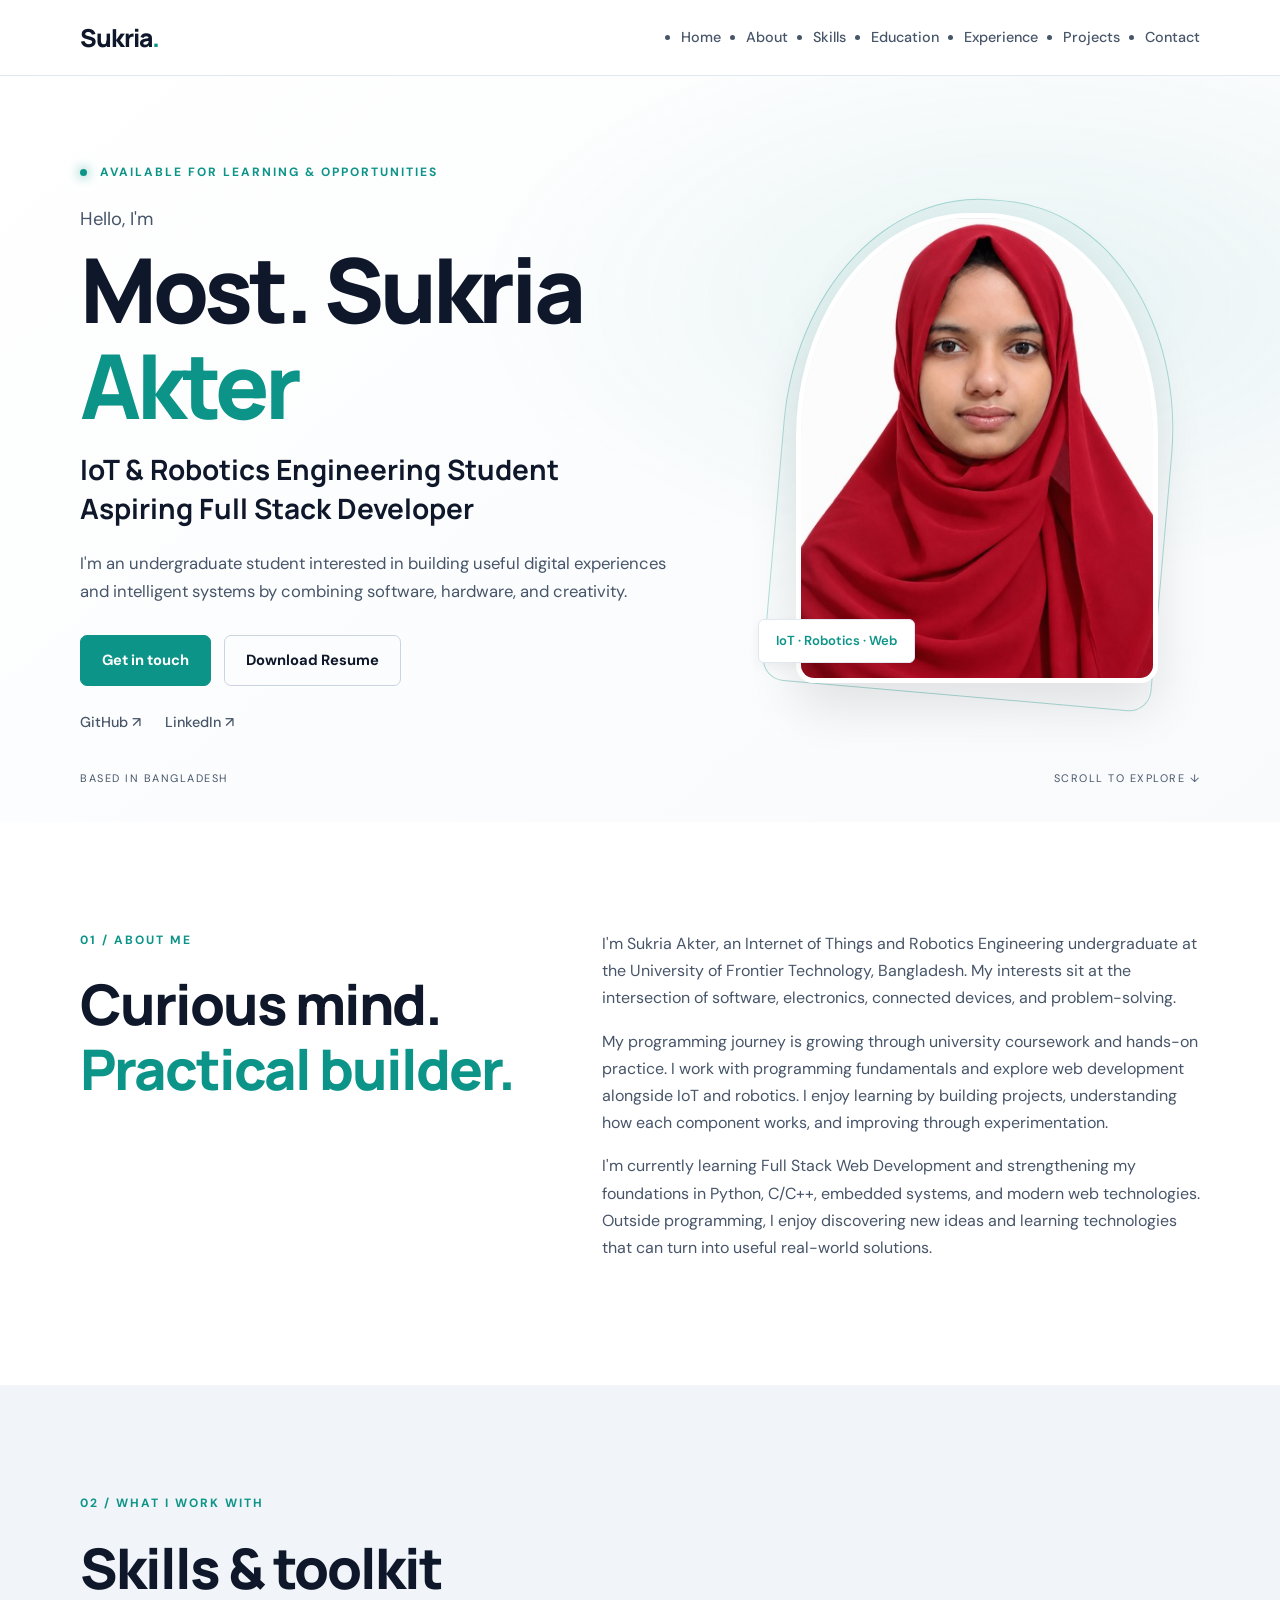
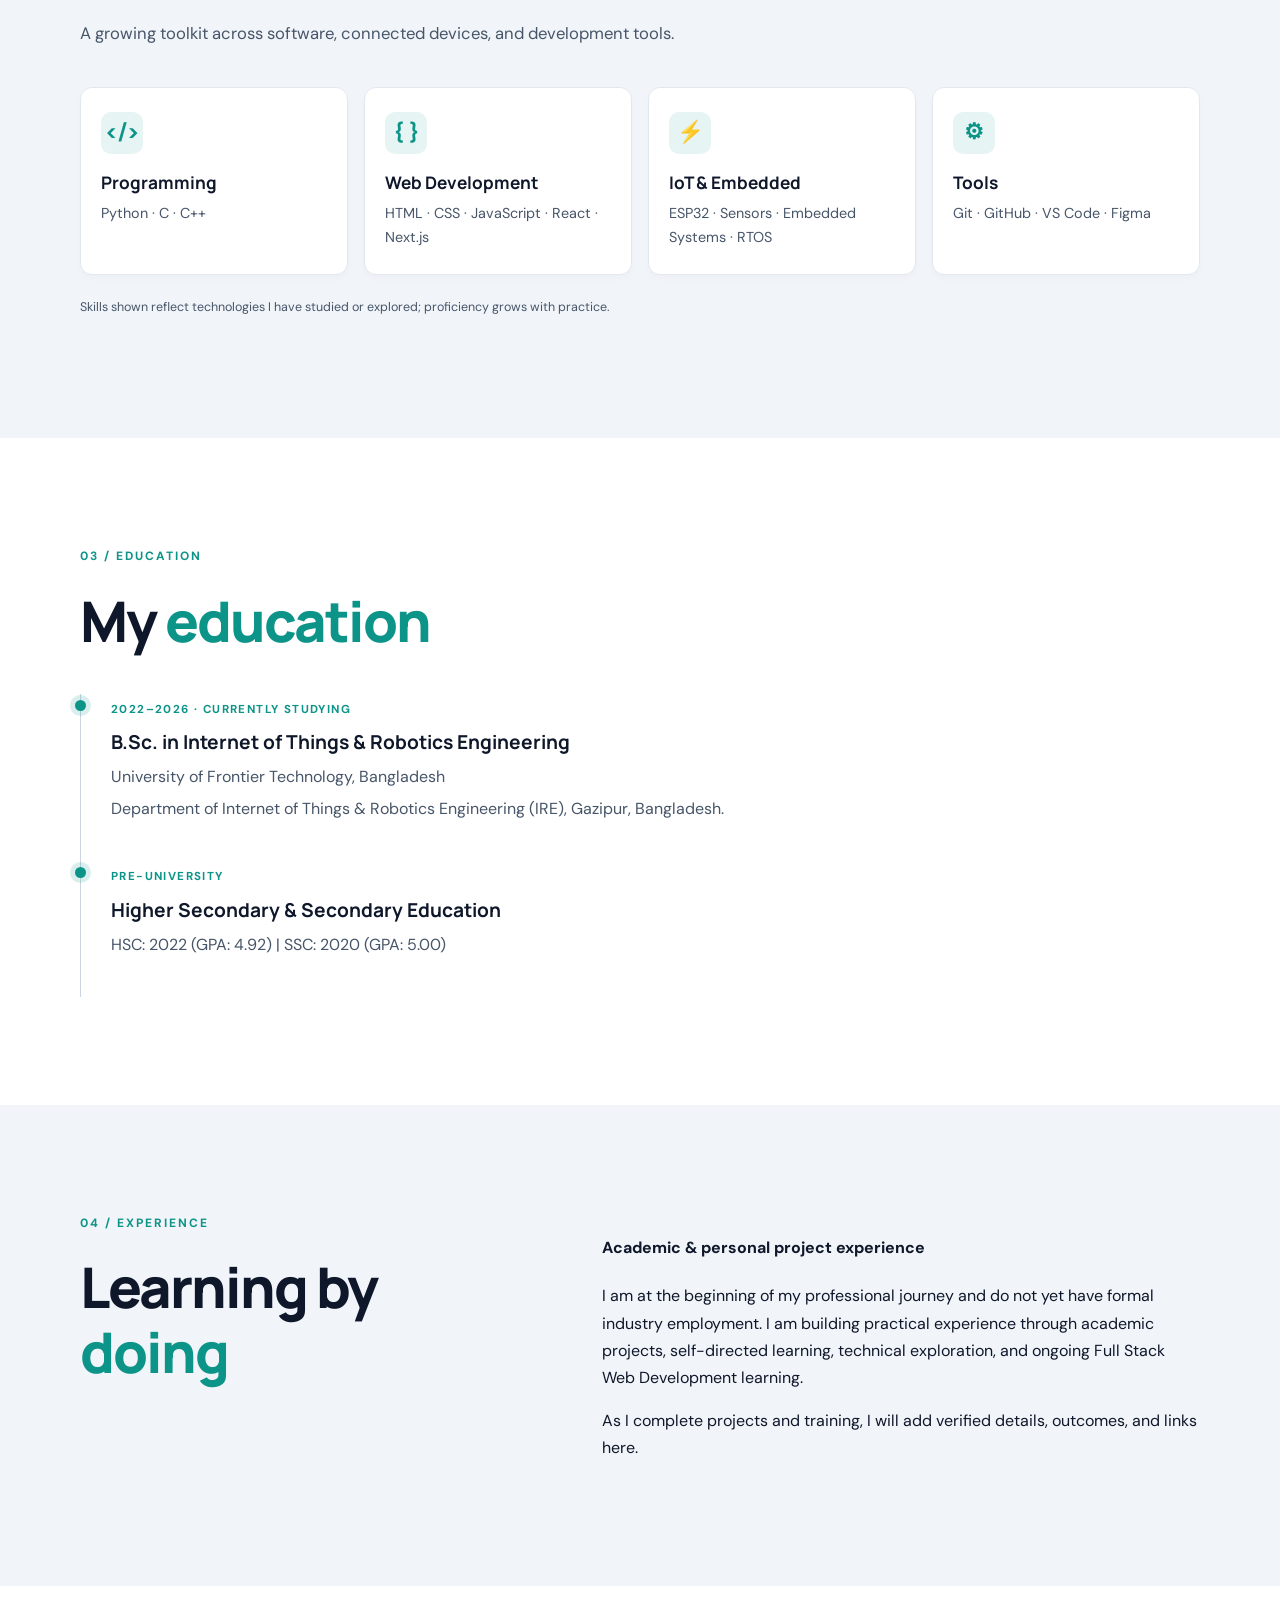
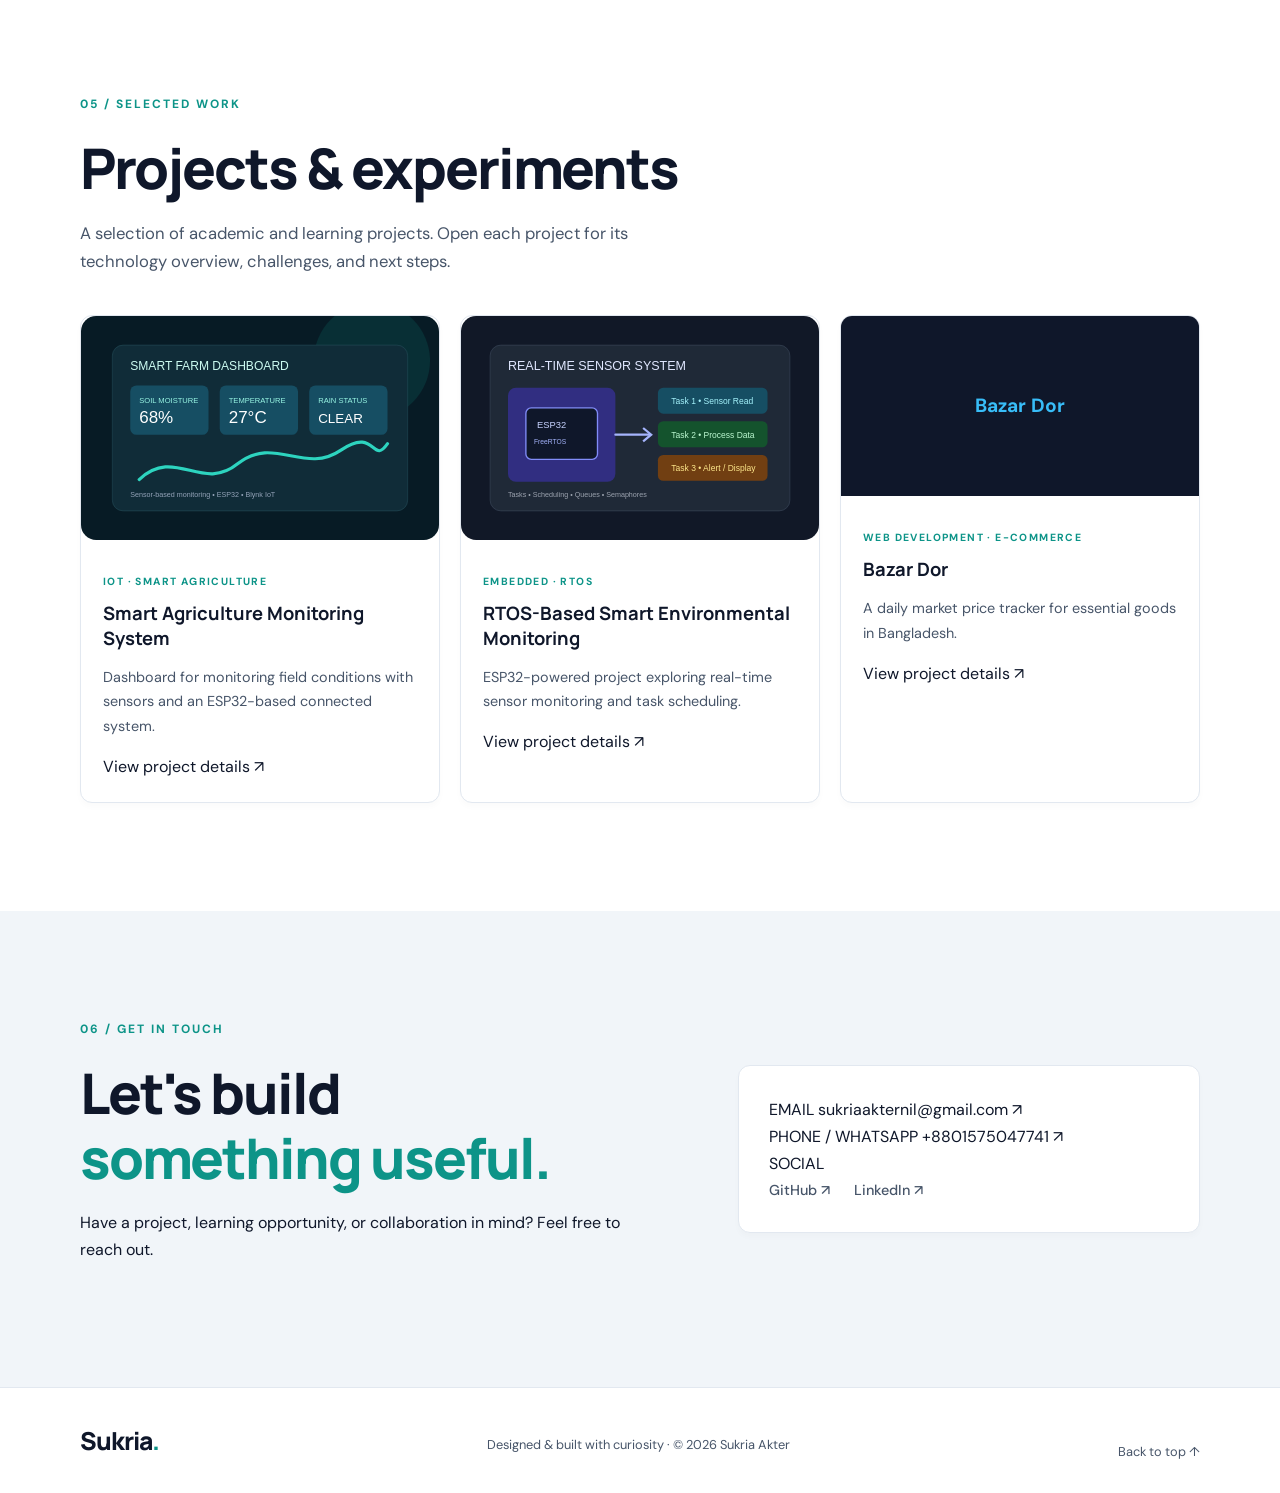
<file: index.html>
<!DOCTYPE html>
<html lang="en">
<head>
  <meta charset="UTF-8">
  <meta name="viewport" content="width=device-width, initial-scale=1.0">
  <meta name="description" content="Portfolio of Sukria Akter – IoT and Robotics Engineering student and aspiring Full Stack Developer.">
  <title>Most. Sukria Akter | Portfolio</title>
  <link rel="stylesheet" href="style.css">
</head>
<body>
  <header class="site-header">
    <nav class="nav container" aria-label="Main navigation">
      <a class="brand" href="#home">Sukria<span>.</span></a>
      <button class="menu-toggle" aria-label="Toggle navigation" aria-expanded="false">
        <svg width="24" height="24" viewBox="0 0 24 24" fill="none" stroke="currentColor" stroke-width="2"><path d="M3 12h18M3 6h18M3 18h18"/></svg>
      </button>
      <ul class="nav-links">
        <li><a href="#home">Home</a></li>
        <li><a href="#about">About</a></li>
        <li><a href="#skills">Skills</a></li>
        <li><a href="#education">Education</a></li>
        <li><a href="#experience">Experience</a></li>
        <li><a href="#projects">Projects</a></li>
        <li><a href="#contact">Contact</a></li>
      </ul>
    </nav>
  </header>

  <!-- Hero Section -->
  <section class="hero section" id="home">
    <div class="container hero-grid">
      <div class="hero-copy">
        <p class="eyebrow"><span class="status-dot"></span> AVAILABLE FOR LEARNING & OPPORTUNITIES</p>
        <p class="hello">Hello, I'm</p>
        <h1>Most. Sukria <span class="accent">Akter</span></h1>
        <h2>IoT & Robotics Engineering Student<br>Aspiring Full Stack Developer</h2>
        <p class="intro">I'm an undergraduate student interested in building useful digital experiences and intelligent systems by combining software, hardware, and creativity.</p>
        <div class="hero-actions">
          <a class="btn btn-primary" href="#contact">Get in touch</a>
          
          <a class="btn btn-outline" href="assets/resume.pdf" id="resume-btn" download>Download Resume</a>
        </div>
        <!-- Social Links (Hero Section) -->
        <div class="socials">
          <a href="https://github.com/sukriaaktersahal" target="_blank" rel="noreferrer">GitHub ↗</a>
          <a href="https://www.linkedin.com/in/most-sukria-akter-184486297/" target="_blank" rel="noreferrer">LinkedIn ↗</a>
        </div>
      </div>
      <div class="portrait-wrap">
        <div class="portrait-glow"></div>
        <img class="portrait" src="assets/profile.jpg" alt="Professional portrait of Sukria Akter">
        <div class="portrait-tag">IoT · Robotics · Web</div>
      </div>
    </div>
    <div class="hero-bottom container"><span>BASED IN BANGLADESH</span><span>SCROLL TO EXPLORE ↓</span></div>
  </section>

  <!-- About Section -->
  <section class="section" id="about">
    <div class="container two-col">
      <div>
        <p class="eyebrow">01 / ABOUT ME</p>
        <h2 class="section-title">Curious mind.<br><span class="accent">Practical builder.</span></h2>
      </div>
      <div class="about-copy">
        <p>I'm Sukria Akter, an Internet of Things and Robotics Engineering undergraduate at the University of Frontier Technology, Bangladesh. My interests sit at the intersection of software, electronics, connected devices, and problem-solving.</p>
        <p>My programming journey is growing through university coursework and hands-on practice. I work with programming fundamentals and explore web development alongside IoT and robotics. I enjoy learning by building projects, understanding how each component works, and improving through experimentation.</p>
        <p>I'm currently learning Full Stack Web Development and strengthening my foundations in Python, C/C++, embedded systems, and modern web technologies. Outside programming, I enjoy discovering new ideas and learning technologies that can turn into useful real-world solutions.</p>
      </div>
    </div>
  </section>

  <!-- Skills Section -->
  <section class="section section-soft" id="skills">
    <div class="container">
      <p class="eyebrow">02 / WHAT I WORK WITH</p>
      <h2 class="section-title">Skills & toolkit</h2>
      <p class="section-lead">A growing toolkit across software, connected devices, and development tools.</p>
      <div class="skill-grid">
        <article class="skill-card">
          <div class="skill-icon">&lt;/&gt;</div>
          <h3>Programming</h3>
          <p>Python · C · C++</p>
        </article>
        <article class="skill-card">
          <div class="skill-icon">&#123; &#125;</div>
          <h3>Web Development</h3>
          <p>HTML · CSS · JavaScript · React · Next.js</p>
        </article>
        <article class="skill-card">
          <div class="skill-icon">⚡</div>
          <h3>IoT & Embedded</h3>
          <p>ESP32 · Sensors · Embedded Systems · RTOS</p>
        </article>
        <article class="skill-card">
          <div class="skill-icon">⚙</div>
          <h3>Tools</h3>
          <p>Git · GitHub · VS Code · Figma</p>
        </article>
      </div>
      <p class="small-note">Skills shown reflect technologies I have studied or explored; proficiency grows with practice.</p>
    </div>
  </section>

  <!-- Education Section -->
  <section class="section" id="education">
    <div class="container">
      <p class="eyebrow">03 / EDUCATION</p>
      <h2 class="section-title">My <span class="accent">education</span></h2>
      <div class="timeline">
        <div class="timeline-item">
          <span class="timeline-date">2022–2026 · CURRENTLY STUDYING</span>
          <h3>B.Sc. in Internet of Things & Robotics Engineering</h3>
          <p>University of Frontier Technology, Bangladesh</p>
          <p>Department of Internet of Things & Robotics Engineering (IRE), Gazipur, Bangladesh.</p>
        </div>
        <div class="timeline-item">
          <span class="timeline-date">PRE-UNIVERSITY</span>
          <h3>Higher Secondary & Secondary Education</h3>
          <p>HSC: 2022 (GPA: 4.92) | SSC: 2020 (GPA: 5.00)</p>
        </div>
      </div>
    </div>
  </section>

  <!-- Experience Section -->
  <section class="section section-soft" id="experience">
    <div class="container two-col">
      <div>
        <p class="eyebrow">04 / EXPERIENCE</p>
        <h2 class="section-title">Learning by<br><span class="accent">doing</span></h2>
      </div>
      <div class="experience-copy">
        <h4>Academic & personal project experience</h4>
        <p>I am at the beginning of my professional journey and do not yet have formal industry employment. I am building practical experience through academic projects, self-directed learning, technical exploration, and ongoing Full Stack Web Development learning.</p>
        <p>As I complete projects and training, I will add verified details, outcomes, and links here.</p>
      </div>
    </div>
  </section>

  <!-- Projects Section -->
  <section class="section" id="projects">
    <div class="container">
      <p class="eyebrow">05 / SELECTED WORK</p>
      <h2 class="section-title">Projects & experiments</h2>
      <p class="section-lead">A selection of academic and learning projects. Open each project for its technology overview, challenges, and next steps.</p>
      
      <div class="project-grid">
        <!-- Project 1 -->
        <article class="project-card">
          <img src="assets/agriculture.svg" alt="Smart agriculture monitoring dashboard illustration" class="project-img">
          <div class="project-body">
            <p class="project-type">IOT · SMART AGRICULTURE</p>
            <h3>Smart Agriculture Monitoring System</h3>
            <p>Dashboard for monitoring field conditions with sensors and an ESP32-based connected system.</p>
            <a href="projects/smart-agriculture.html" class="project-link">View project details ↗</a>
          </div>
        </article>

        <!-- Project 2 -->
        <article class="project-card">
          <img src="assets/rtos.svg" alt="RTOS environmental monitoring system illustration" class="project-img">
          <div class="project-body">
            <p class="project-type">EMBEDDED · RTOS</p>
            <h3>RTOS-Based Smart Environmental Monitoring</h3>
            <p>ESP32-powered project exploring real-time sensor monitoring and task scheduling.</p>
            <a href="projects/rtos-monitoring.html" class="project-link">View project details ↗</a>
          </div>
        </article>

        <!-- Project 3 (Web project Bazar Dor) -->
        <article class="project-card">
          <!-- Bazar Dor project image placeholder -->
          <div class="project-img" style="height: 180px; background-color: #0f172a; display: flex; align-items: center; justify-content: center;">
            <span style="color: #38bdf8; font-weight: bold; font-size: 1.2rem;">Bazar Dor</span>
          </div>
          <div class="project-body">
            <p class="project-type">WEB DEVELOPMENT · E-COMMERCE</p>
            <h3>Bazar Dor</h3>
            <p>A daily market price tracker for essential goods in Bangladesh.</p>
            <a href="projects/bazar-dor.html" class="project-link">View project details ↗</a>
          </div>
        </article>
      </div>
    </div>
  </section>

  <!-- Contact Section  -->
  <section class="section contact-section" id="contact">
    <div class="container contact-grid">
      <div>
        <p class="eyebrow">06 / GET IN TOUCH</p>
        <h2 class="section-title">Let's build<br><span class="accent">something useful.</span></h2>
        <p>Have a project, learning opportunity, or collaboration in mind? Feel free to reach out.</p>
      </div>
      <div class="contact-card">
        <div class="contact-row">
          <span>EMAIL</span>
          <a href="mailto:sukriaakternil@gmail.com">sukriaakternil@gmail.com ↗</a>
        </div>
        <div class="contact-row">
          <span>PHONE / WHATSAPP</span>
          <a href="tel:+8801575047741">+8801575047741 ↗</a>
        </div>
        <div class="contact-row">
          <span>SOCIAL</span>
          <div class="socials">
            <a href="https://github.com/sukriaaktersahal" target="_blank" rel="noreferrer">GitHub ↗</a>
            <a href="https://www.linkedin.com/in/most-sukria-akter-184486297/" target="_blank" rel="noreferrer">LinkedIn ↗</a>
          </div>
        </div>
      </div>
    </div>
  </section>

  <!-- Footer -->
  <footer class="site-footer">
    <div class="container footer-inner">
      <a class="brand" href="#home">Sukria<span>.</span></a>
      <p class="small-note">Designed & built with curiosity · © <span id="year"></span> Sukria Akter</p>
      <a href="#home" class="small-note">Back to top ↑</a>
    </div>
  </footer>

  <div class="toast" id="toast" role="status" aria-live="polite"></div>
  <script src="script.js"></script>
</body>
</html>
</file>
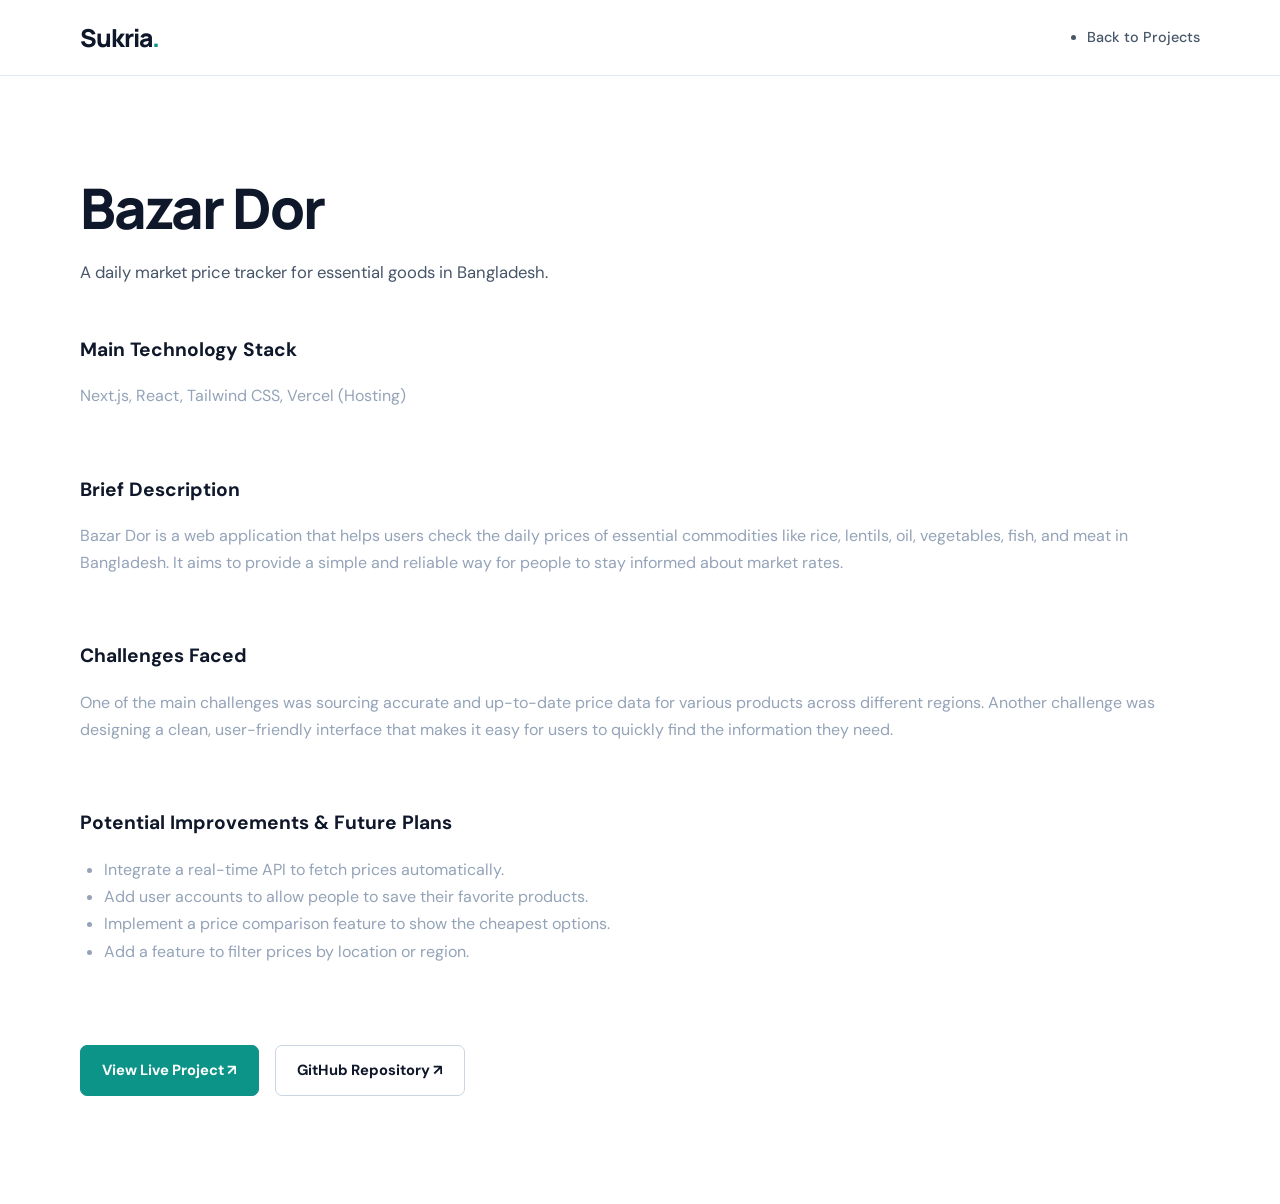
<file: projects/bazar-dor.html>
<!DOCTYPE html>
<html lang="en">
<head>
    <meta charset="UTF-8">
    <meta name="viewport" content="width=device-width, initial-scale=1.0">
    <title>Bazar Dor | Project Details</title>
    <link rel="stylesheet" href="../style.css">
</head>
<body>
    <header class="site-header">
        <nav class="nav container" aria-label="Main navigation">
            <a class="brand" href="../index.html">Sukria<span>.</span></a>
            <ul class="nav-links" style="display: flex; gap: 1rem;">
                <li><a href="../index.html#projects">Back to Projects</a></li>
            </ul>
        </nav>
    </header>

    <main class="section" style="padding-top: 100px;">
        <div class="container">
            <h1 class="section-title" style="margin-bottom: 1rem;">Bazar Dor</h1>
            <p class="section-lead" style="margin-bottom: 2rem;">A daily market price tracker for essential goods in Bangladesh.</p>

            <div class="project-details" style="display: grid; gap: 2rem;">
                
                <!-- Technology Stack -->
                <div>
                    <h2 style="font-size: 1.2rem; margin-bottom: 0.5rem;">Main Technology Stack</h2>
                    <p style="color: #94a3b8;">Next.js, React, Tailwind CSS, Vercel (Hosting)</p>
                </div>

                <!-- Description -->
                <div>
                    <h2 style="font-size: 1.2rem; margin-bottom: 0.5rem;">Brief Description</h2>
                    <p style="color: #94a3b8;">Bazar Dor is a web application that helps users check the daily prices of essential commodities like rice, lentils, oil, vegetables, fish, and meat in Bangladesh. It aims to provide a simple and reliable way for people to stay informed about market rates.</p>
                </div>

                <!-- Challenges -->
                <div>
                    <h2 style="font-size: 1.2rem; margin-bottom: 0.5rem;">Challenges Faced</h2>
                    <p style="color: #94a3b8;">One of the main challenges was sourcing accurate and up-to-date price data for various products across different regions. Another challenge was designing a clean, user-friendly interface that makes it easy for users to quickly find the information they need.</p>
                </div>

                <!-- Future Improvements -->
                <div>
                    <h2 style="font-size: 1.2rem; margin-bottom: 0.5rem;">Potential Improvements & Future Plans</h2>
                    <ul style="color: #94a3b8; padding-left: 1.5rem;">
                        <li>Integrate a real-time API to fetch prices automatically.</li>
                        <li>Add user accounts to allow people to save their favorite products.</li>
                        <li>Implement a price comparison feature to show the cheapest options.</li>
                        <li>Add a feature to filter prices by location or region.</li>
                    </ul>
                </div>

                <!-- Links -->
                <div style="display: flex; gap: 1rem; margin-top: 2rem;">
                    <a href="https://bazar-dor-tawny-xi.vercel.app" target="_blank" class="btn btn-primary">View Live Project ↗</a>
                    <a href="https://github.com/sukriaaktersahal/bazar-dor" target="_blank" class="btn btn-outline">GitHub Repository ↗</a>
                </div>
            </div>
        </div>
    </main>
</body>
</html>
</file>
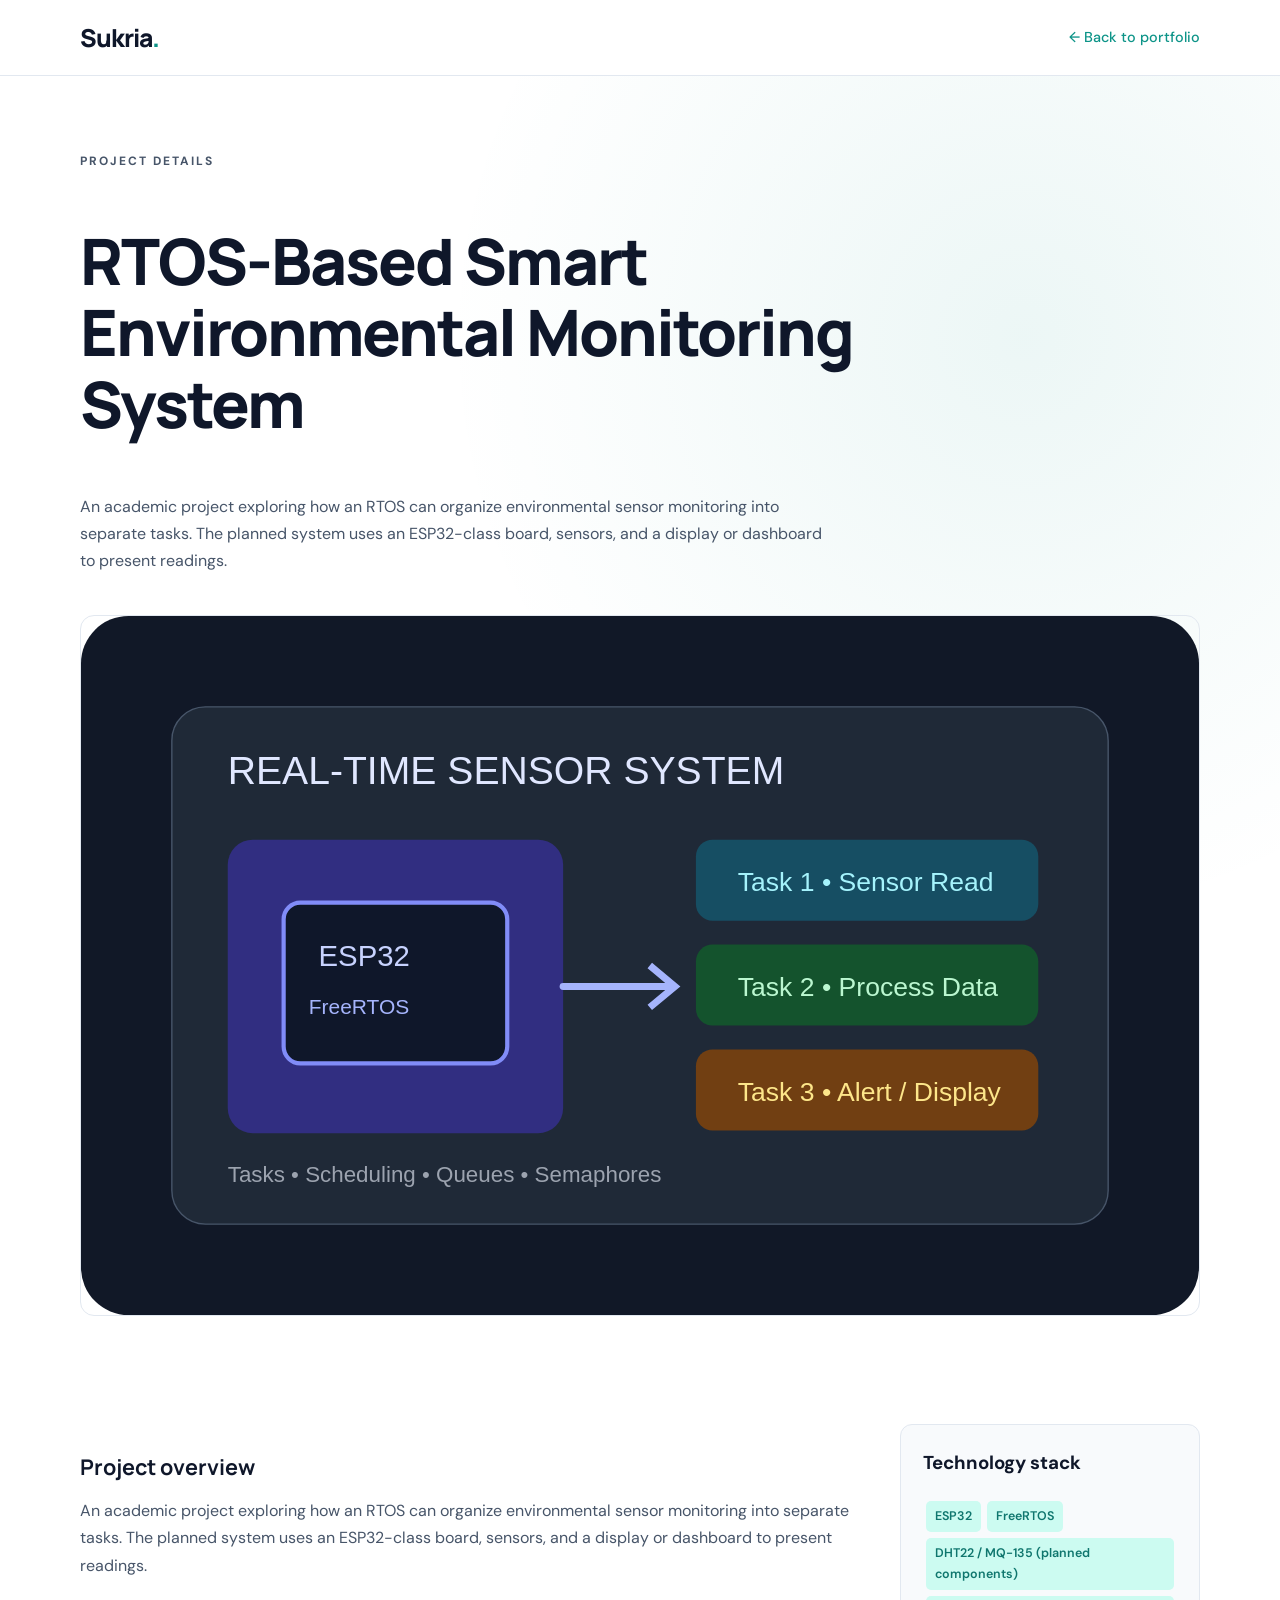
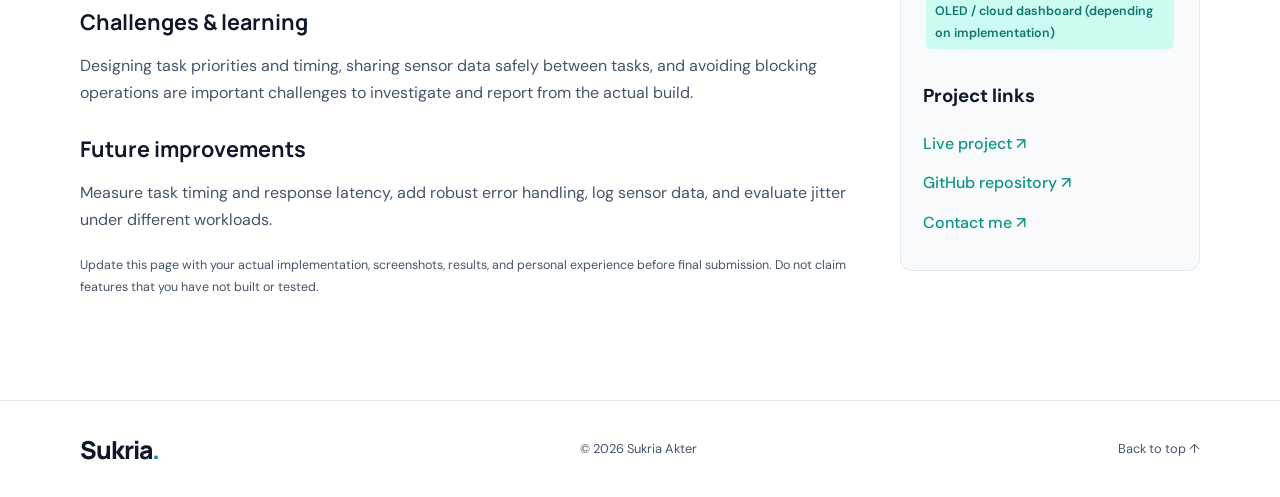
<file: projects/rtos-monitoring.html>
<!DOCTYPE html><html lang="en"><head><meta charset="UTF-8"><meta name="viewport" content="width=device-width, initial-scale=1.0"><title>RTOS-Based Smart Environmental Monitoring System | Sukria Akter</title><link rel="stylesheet" href="../style.css"></head><body><header class="site-header"><nav class="nav container"><a class="brand" href="../index.html">Sukria<span>.</span></a><a class="back-link" href="../index.html#projects">← Back to portfolio</a></nav></header><main><section class="detail-hero"><div class="container"><p class="eyebrow">PROJECT DETAILS</p><h1>RTOS-Based Smart Environmental Monitoring System</h1><p>An academic project exploring how an RTOS can organize environmental sensor monitoring into separate tasks. The planned system uses an ESP32-class board, sensors, and a display or dashboard to present readings.</p><img class="detail-image" src="../assets/rtos.svg" alt="RTOS-Based Smart Environmental Monitoring System illustration"></div></section><section class="container detail-content"><div><h2>Project overview</h2><p>An academic project exploring how an RTOS can organize environmental sensor monitoring into separate tasks. The planned system uses an ESP32-class board, sensors, and a display or dashboard to present readings.</p><h2>Challenges &amp; learning</h2><p>Designing task priorities and timing, sharing sensor data safely between tasks, and avoiding blocking operations are important challenges to investigate and report from the actual build.</p><h2>Future improvements</h2><p>Measure task timing and response latency, add robust error handling, log sensor data, and evaluate jitter under different workloads.</p><p class="small-note">Update this page with your actual implementation, screenshots, results, and personal experience before final submission. Do not claim features that you have not built or tested.</p></div><aside class="detail-side"><h3>Technology stack</h3><span class="tag">ESP32</span><span class="tag">FreeRTOS</span><span class="tag">DHT22 / MQ-135 (planned components)</span><span class="tag">OLED / cloud dashboard (depending on implementation)</span><h3 style="margin-top:28px">Project links</h3><a href="#" onclick="alert('Add your live project URL here.');return false;">Live project ↗</a><a href="#" onclick="alert('Add the matching GitHub repository URL here.');return false;">GitHub repository ↗</a><a href="../index.html#contact">Contact me ↗</a></aside></section></main><footer><div class="container footer-inner"><a class="brand" href="../index.html">Sukria<span>.</span></a><p>© <span id="year"></span> Sukria Akter</p><a href="../index.html#home">Back to top ↑</a></div></footer><script>document.getElementById('year').textContent=new Date().getFullYear();</script></body></html>
</file>
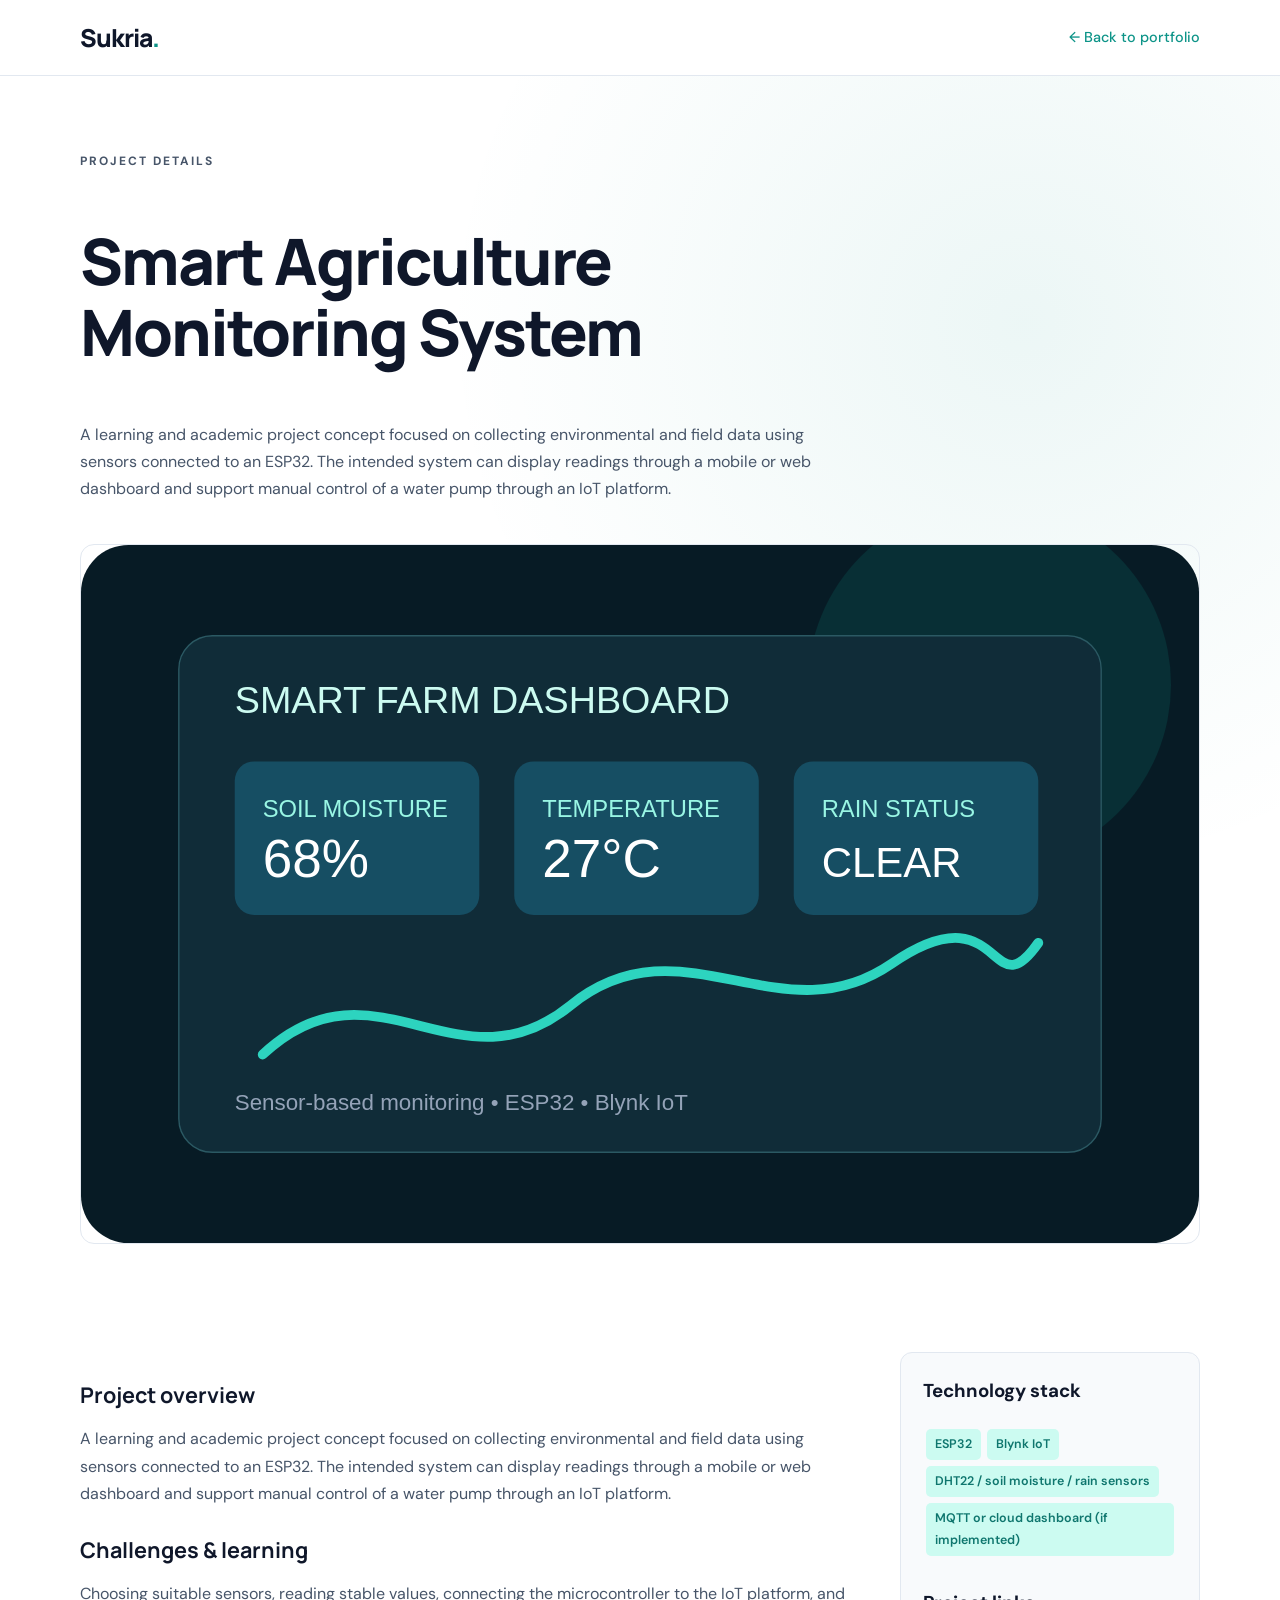
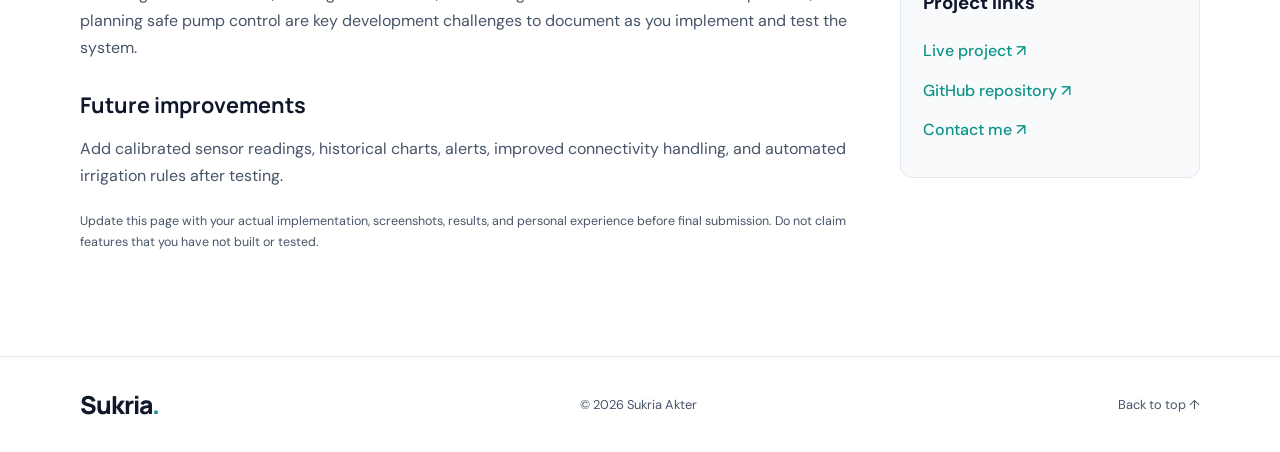
<file: projects/smart-agriculture.html>
<!DOCTYPE html><html lang="en"><head><meta charset="UTF-8"><meta name="viewport" content="width=device-width, initial-scale=1.0"><title>Smart Agriculture Monitoring System | Sukria Akter</title><link rel="stylesheet" href="../style.css"></head><body><header class="site-header"><nav class="nav container"><a class="brand" href="../index.html">Sukria<span>.</span></a><a class="back-link" href="../index.html#projects">← Back to portfolio</a></nav></header><main><section class="detail-hero"><div class="container"><p class="eyebrow">PROJECT DETAILS</p><h1>Smart Agriculture Monitoring System</h1><p>A learning and academic project concept focused on collecting environmental and field data using sensors connected to an ESP32. The intended system can display readings through a mobile or web dashboard and support manual control of a water pump through an IoT platform.</p><img class="detail-image" src="../assets/agriculture.svg" alt="Smart Agriculture Monitoring System illustration"></div></section><section class="container detail-content"><div><h2>Project overview</h2><p>A learning and academic project concept focused on collecting environmental and field data using sensors connected to an ESP32. The intended system can display readings through a mobile or web dashboard and support manual control of a water pump through an IoT platform.</p><h2>Challenges &amp; learning</h2><p>Choosing suitable sensors, reading stable values, connecting the microcontroller to the IoT platform, and planning safe pump control are key development challenges to document as you implement and test the system.</p><h2>Future improvements</h2><p>Add calibrated sensor readings, historical charts, alerts, improved connectivity handling, and automated irrigation rules after testing.</p><p class="small-note">Update this page with your actual implementation, screenshots, results, and personal experience before final submission. Do not claim features that you have not built or tested.</p></div><aside class="detail-side"><h3>Technology stack</h3><span class="tag">ESP32</span><span class="tag">Blynk IoT</span><span class="tag">DHT22 / soil moisture / rain sensors</span><span class="tag">MQTT or cloud dashboard (if implemented)</span><h3 style="margin-top:28px">Project links</h3><a href="#" onclick="alert('Add your live project URL here.');return false;">Live project ↗</a><a href="#" onclick="alert('Add the matching GitHub repository URL here.');return false;">GitHub repository ↗</a><a href="../index.html#contact">Contact me ↗</a></aside></section></main><footer><div class="container footer-inner"><a class="brand" href="../index.html">Sukria<span>.</span></a><p>© <span id="year"></span> Sukria Akter</p><a href="../index.html#home">Back to top ↑</a></div></footer><script>document.getElementById('year').textContent=new Date().getFullYear();</script></body></html>
</file>
<file: style.css>
@import url('https://fonts.googleapis.com/css2?family=DM+Sans:wght@400;500;600;700&family=Manrope:wght@400;500;600;700;800&display=swap');

:root {
    --bg: #ffffff;
    --panel: #f8fafc;
    --soft: #f1f5f9;
    --text: #0f172a;
    --muted: #475569;
    --accent: #0d9488; 
    --accent2: #14b8a6;
    --line: #e2e8f0;
    --max: 1120px;
}

* { box-sizing: border-box; }
html { scroll-behavior: smooth; scroll-padding-top: 82px; }
body { margin: 0; background: var(--bg); color: var(--text); font-family: 'DM Sans', sans-serif; line-height: 1.7; }
a { color: inherit; text-decoration: none; }
.container { width: min(var(--max), calc(100% - 44px)); margin: auto; }

/* header & navbar */
.site-header { height: 76px; position: sticky; top: 0; z-index: 10; background: rgba(255, 255, 255, 0.9); backdrop-filter: blur(16px); border-bottom: 1px solid var(--line); }
.nav { height: 100%; display: flex; align-items: center; justify-content: space-between; }
.brand { font: 800 1.55rem Manrope, sans-serif; letter-spacing: -1px; color: var(--text); }
.brand span, .hero h1 span, .section-title span { color: var(--accent); }
.nav-links { display: flex; align-items: center; gap: 25px; font-size: .9rem; color: var(--muted); font-weight: 500; }
.nav-links a:hover, .socials a:hover, .text-link:hover { color: var(--accent); }
.nav-cta { border: 1px solid var(--accent); padding: 8px 17px; border-radius: 30px; color: var(--accent); }
.menu-toggle { display: none; background: none; border: 0; color: var(--text); font-size: 1.6rem; cursor: pointer; }
 
/* hero section */
.section { padding: 108px 0; }
.hero { min-height: 690px; padding: 86px 0 35px; background: radial-gradient(ellipse at 80% 30%, rgba(13, 148, 136, 0.08), transparent 38%), linear-gradient(140deg, #ffffff, #f8fafc); }
.hero-grid { display: grid; grid-template-columns: 1.15fr .85fr; align-items: center; gap: 70px; min-height: 500px; }
.eyebrow { font-size: .75rem; letter-spacing: 2px; font-weight: 700; color: var(--accent); margin: 0 0 22px; }
.status-dot { display: inline-block; width: 7px; height: 7px; background: var(--accent); border-radius: 50%; margin-right: 8px; box-shadow: 0 0 12px var(--accent); }
.hello { color: var(--muted); font-size: 1.15rem; margin: 0; }
.hero h1 { font: 800 clamp(3.3rem, 7vw, 5.8rem)/1.08 Manrope, sans-serif; letter-spacing: -4px; margin: 5px 0 16px; color: var(--text); }
.hero h2 { font: 700 clamp(1.25rem, 2.3vw, 1.75rem)/1.4 Manrope, sans-serif; margin: 0 0 20px; color: var(--text); }
.hero h2 em { font-style: normal; color: var(--accent); }
.intro, .section-lead { max-width: 600px; color: var(--muted); font-size: 1.04rem; }
.hero-actions { display: flex; gap: 13px; flex-wrap: wrap; margin: 30px 0 24px; }
.btn { padding: 12px 21px; border-radius: 7px; font-weight: 700; font-size: .92rem; display: inline-flex; gap: 12px; align-items: center; transition: .2s; cursor: pointer; }
.btn-primary { background: var(--accent); color: #ffffff; border: 1px solid var(--accent); }
.btn-primary:hover { background: var(--accent2); border-color: var(--accent2); transform: translateY(-2px); }
.btn-outline { border: 1px solid #cbd5e1; color: var(--text); background: transparent; }
.btn-outline:hover { border-color: var(--accent); color: var(--accent); }
.socials { display: flex; gap: 24px; color: var(--muted); font-size: .9rem; font-weight: 500; }
.portrait-wrap { position: relative; justify-self: center; width: min(100%, 390px); padding: 14px; }
.portrait-glow { position: absolute; inset: 0; border: 1px solid rgba(13, 148, 136, 0.3); border-radius: 48% 48% 22px 22px; transform: rotate(5deg); background: linear-gradient(145deg, rgba(13, 148, 136, 0.08), transparent 65%); }
.portrait { position: relative; display: block; width: 100%; height: 470px; object-fit: cover; object-position: center top; border-radius: 48% 48% 18px 18px; border: 5px solid #ffffff; box-shadow: 0 25px 50px rgba(0, 0, 0, 0.1); }
.portrait-tag { position: absolute; bottom: 34px; left: -24px; background: #ffffff; border: 1px solid var(--line); padding: 10px 17px; border-radius: 6px; color: var(--accent); font-size: .82rem; font-weight: 600; box-shadow: 0 4px 12px rgba(0,0,0,0.05); }
.hero-bottom { display: flex; justify-content: space-between; color: var(--muted); font-size: .68rem; letter-spacing: 1.5px; margin-top: 34px; }

/* about & sections */
.two-col { display: grid; grid-template-columns: .85fr 1.15fr; gap: 80px; }
.section-title { font: 800 clamp(2.2rem, 4.5vw, 3.5rem)/1.16 Manrope, sans-serif; letter-spacing: -2px; margin: 0 0 18px; color: var(--text); }
.about-copy { color: var(--muted); font-size: 1rem; }
.about-copy p:first-child { margin-top: 0; }
.section-soft { background: var(--soft); }

/* skills */
.skill-grid { display: grid; grid-template-columns: repeat(4, 1fr); gap: 16px; margin-top: 40px; }
.skill-card { background: #ffffff; border: 1px solid var(--line); padding: 24px 20px; border-radius: 12px; min-height: 175px; transition: .2s; box-shadow: 0 4px 6px rgba(0,0,0,0.02); }
.skill-card:hover, .project-card:hover { transform: translateY(-5px); border-color: var(--accent); box-shadow: 0 10px 20px rgba(0,0,0,0.05); }
.skill-icon { width: 42px; height: 42px; display: grid; place-items: center; background: rgba(13, 148, 136, 0.1); color: var(--accent); border-radius: 10px; font-size: 1.35rem; font-weight: bold; }
.skill-card h3, .timeline h3, .project-card h3 { font: 700 1.08rem Manrope, sans-serif; margin: 17px 0 7px; color: var(--text); }
.skill-card p { color: var(--muted); font-size: .9rem; margin: 0; }
.small-note { font-size: .78rem; color: var(--muted); margin-top: 22px; }

/* education  */
.timeline { margin-top: 40px; border-left: 1px solid #cbd5e1; padding-left: 30px; }
.timeline-item { position: relative; padding: 0 0 34px; }
.timeline-item:before { content: ''; position: absolute; left: -36px; top: 6px; width: 11px; height: 11px; border-radius: 50%; background: var(--accent); box-shadow: 0 0 0 5px rgba(13, 148, 136, 0.15); }
.timeline-date, .project-type, .contact-label { font-size: .72rem; letter-spacing: 1.4px; color: var(--accent); font-weight: 700; }
.timeline h3 { font-size: 1.2rem; margin: 8px 0; }
.timeline p { color: var(--muted); margin: 5px 0; }
.muted { color: var(--muted) !important; }

/* projects */
.project-grid { display: grid; grid-template-columns: repeat(3, 1fr); gap: 20px; margin-top: 40px; }
.project-card { overflow: hidden; border-radius: 12px; background: #ffffff; border: 1px solid var(--line); transition: .25s; box-shadow: 0 4px 6px rgba(0,0,0,0.02); }
.project-card img { width: 100%; display: block; aspect-ratio: 1.6; object-fit: cover; }
.project-body { padding: 22px; }
.project-type { font-size: .65rem; }
.project-card h3 { font-size: 1.15rem; line-height: 1.35; margin: 9px 0; }
.project-card p:not(.project-type) { color: var(--muted); font-size: .9rem; }
.text-link { display: inline-block; color: var(--accent); font-size: .9rem; font-weight: 700; margin-top: 8px; }

/* contact */
.contact-section { background: var(--soft); }
.contact-grid { display: grid; grid-template-columns: 1fr .8fr; gap: 80px; align-items: center; }
.contact-card { background: #ffffff; border: 1px solid var(--line); border-radius: 12px; padding: 30px; box-shadow: 0 4px 6px rgba(0,0,0,0.02); }
.contact-label { margin: 0 0 5px; }
.contact-card > a, .contact-card > span { display: inline-block; margin-bottom: 23px; color: var(--text); font-weight: 500; }
.contact-social { display: flex; gap: 20px; color: var(--accent); font-weight: 600; }

/* footer */
footer { border-top: 1px solid var(--line); padding: 24px 0; background: #ffffff; }
.footer-inner { display: flex; align-items: center; justify-content: space-between; gap: 20px; }
.footer-inner p, .footer-inner > a:last-child { font-size: .8rem; color: var(--muted); }

/* toast & details pages */
.toast { position: fixed; bottom: 22px; left: 50%; transform: translate(-50%, 20px); opacity: 0; background: var(--text); color: #ffffff; padding: 12px 18px; border-radius: 8px; z-index: 20; transition: .25s; pointer-events: none; }
.toast.show { opacity: 1; transform: translate(-50%, 0); }
.detail-hero { padding: 75px 0 45px; background: radial-gradient(ellipse at 80% 20%, rgba(13, 148, 136, 0.08), transparent 40%); }
.back-link { color: var(--accent); font-size: .9rem; font-weight: 500; }
.detail-hero h1 { font: 800 clamp(2.4rem, 5vw, 4rem)/1.12 Manrope, sans-serif; letter-spacing: -2px; max-width: 850px; color: var(--text); }
.detail-hero p { color: var(--muted); max-width: 760px; }
.detail-image { width: 100%; border-radius: 14px; border: 1px solid var(--line); margin: 25px 0 10px; }
.detail-content { display: grid; grid-template-columns: 1fr 300px; gap: 50px; padding: 45px 0 90px; }
.detail-content h2 { font: 700 1.35rem Manrope, sans-serif; margin: 28px 0 8px; color: var(--text); }
.detail-content p, .detail-content li { color: var(--muted); }
.detail-side { background: #f8fafc; border: 1px solid var(--line); padding: 22px; border-radius: 12px; height: max-content; }
.detail-side h3 { margin-top: 0; color: var(--text); }
.detail-side a { display: block; color: var(--accent); margin: 12px 0; font-weight: 500; }
.tag { display: inline-block; padding: 5px 9px; background: #ccfbf1; color: #0f766e; border-radius: 5px; font-size: .78rem; margin: 3px; font-weight: 600; }

/* responsive */
@media(max-width: 900px) {
    .nav-links { gap: 14px; font-size: .82rem; }
    .hero-grid { gap: 35px; }
    .portrait { height: 410px; }
    .skill-grid { grid-template-columns: repeat(2, 1fr); }
    .project-grid { grid-template-columns: repeat(2, 1fr); }
    .two-col, .contact-grid { gap: 40px; }
}
@media(max-width: 680px) {
    .container { width: min(100% - 32px, var(--max)); }
    .section { padding: 75px 0; }
    .site-header { height: 66px; }
    .menu-toggle { display: block; }
    .nav-links { display: none; position: absolute; top: 65px; left: 0; right: 0; background: #ffffff; padding: 20px 24px 25px; flex-direction: column; align-items: stretch; border-bottom: 1px solid var(--line); box-shadow: 0 10px 15px rgba(0,0,0,0.05); }
    .nav-links.open { display: flex; }
    .nav-links a { padding: 7px 0; }
    .nav-cta { text-align: center; }
    .hero { padding-top: 55px; }
    .hero-grid { grid-template-columns: 1fr; gap: 45px; }
    .hero h1 { letter-spacing: -2px; }
    .portrait-wrap { width: min(82%, 330px); grid-row: 1; }
    .portrait { height: 370px; }
    .hero-copy { grid-row: 2; }
    .hero-bottom { font-size: .58rem; }
    .two-col, .contact-grid, .detail-content { grid-template-columns: 1fr; gap: 22px; }
    .skill-grid, .project-grid { grid-template-columns: 1fr; }
    .skill-card { min-height: 0; }
    .footer-inner { flex-wrap: wrap; }
    .footer-inner p { order: 3; width: 100%; margin: 0; }
    .detail-side { order: -1; }
}
</file>
